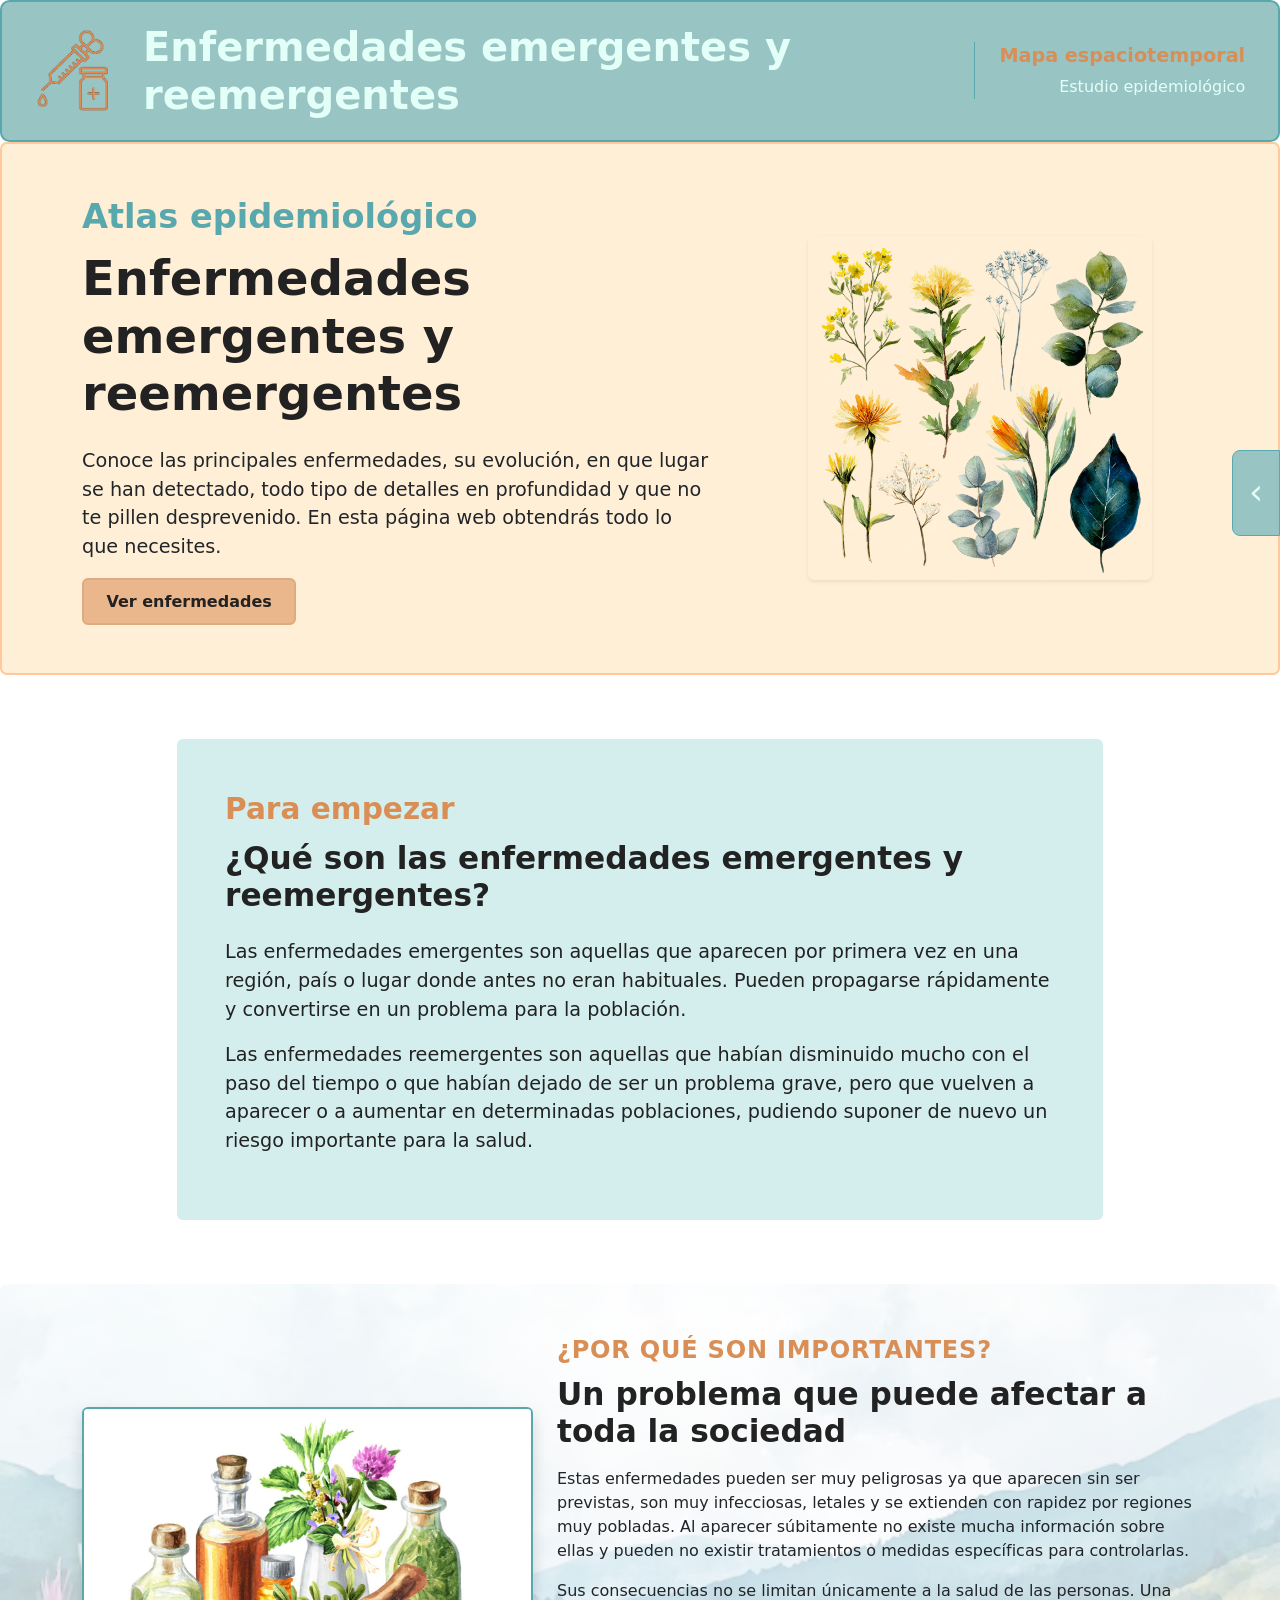
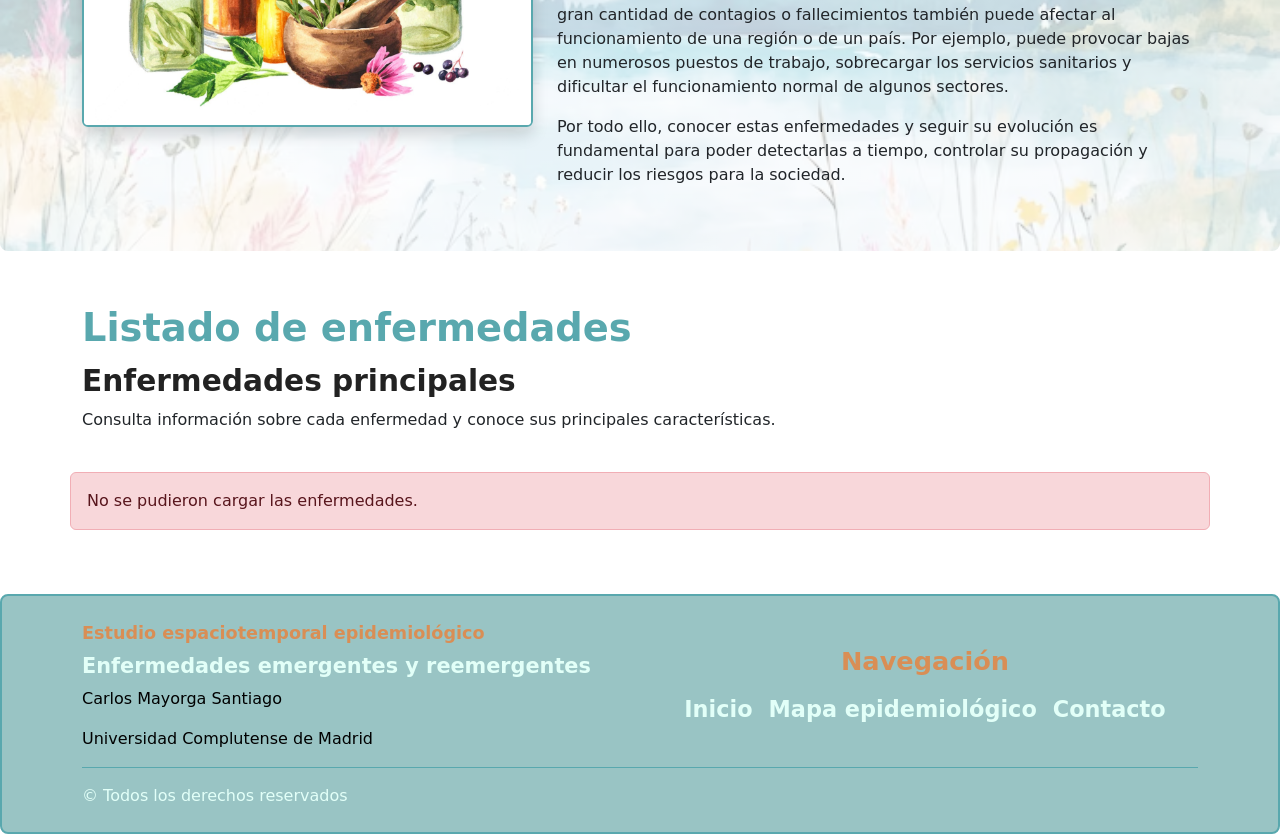
<file: frontend/index.html>
<!-- Carlos Mayorga Santiago -->
<!doctype html>
<html lang="es">
<head>
    <meta charset="utf-8">
    <meta name="viewport" content="width=device-width, initial-scale=1.0">
    <title>Enfermedades emergentes y reemergentes</title>
    <link href="https://cdn.jsdelivr.net/npm/bootstrap@5.3.3/dist/css/bootstrap.min.css" rel="stylesheet">
    <link class="estilo-pagina" rel="stylesheet" href="css/estilo.css" data-normal="css/estilo.css" data-grises="css/estilo_gris.css">
    <link class="estilo-menu" rel="stylesheet" href="css/menu.css" data-normal="css/menu.css" data-grises="css/menu_gris.css">
</head>
<body>
    <div id="header"></div>
    <div id="menu"></div>
    <main>
        <section class="portada">
            <div class="container py-5">
                <div class="row align-items-center g-5">
                    <div class="col-12 col-lg-7">
                        <p class = "index-titulo1">
                            Atlas epidemiológico
                        </p>
                        <h1 class = "index-titulo2">
                            Enfermedades emergentes y reemergentes
                        </h1>
                        <p>
                            Conoce las principales enfermedades, su evolución, en que lugar se han detectado, todo tipo de detalles en profundidad y que no te pillen desprevenido. En esta página web obtendrás todo lo que necesites.
                        </p>
                        <a href="#enfermedades" class="btn btn-accion" alt="Botón que te envia a la lista de enfermedades">
                            Ver enfermedades
                        </a>
                    </div>
                    <div class="col-12 col-lg-5 text-center">
                        <img src="img/flores.png" alt="Imagen de flores medicionales" class="img-fluid portada-imagen rounded shadow-sm">
                    </div>
                </div>
            </div>
        </section>
        <section class="py-5">
            <div class="container py-3">
                <div class="row justify-content-center">
                    <div class="col-12 col-lg-10">
                        <div class="card introduccion-card border-0">
                            <div class="card-body p-md-5">
                                <p class = "titulo1-empezar">
                                    Para empezar
                                </p>
                                <h2 class = "titulo2-empezar">
                                    ¿Qué son las enfermedades emergentes y reemergentes?
                                </h2>
                                <p>
                                    Las enfermedades emergentes son aquellas que aparecen por primera vez en una región, país o lugar donde antes no eran habituales. Pueden propagarse rápidamente y convertirse en un problema para la población.
                                </p>
                                <p>
                                    Las enfermedades reemergentes son aquellas que habían disminuido mucho con el paso del tiempo o que habían dejado de ser un problema grave, pero que vuelven a aparecer o a aumentar en determinadas poblaciones, pudiendo suponer de nuevo un riesgo importante para la salud.
                                </p>
                            </div>
                        </div>
                    </div>
                </div>
            </div>
        </section>
        <section class="seccion-importancia">
            <div class="container">
                <div class="row align-items-center">
                    <div class="col-12 col-lg-5 text-center">
                        <img src="img/medicina.jpeg" alt="Imagen de medicina" class="img-fluid rounded shadow imagen-medicina">
                    </div>
                    <div class="col-12 col-lg-7">
                        <p class="titulo-importantes text-uppercase fw-bold mb-2">
                            ¿Por qué son importantes?
                        </p>
                        <h2 class = "subtitulo-importates">
                            Un problema que puede afectar a toda la sociedad
                        </h2>
                        <p>
                            Estas enfermedades pueden ser muy peligrosas ya que aparecen sin ser previstas, son muy infecciosas, letales y se extienden con rapidez por regiones muy pobladas. Al aparecer súbitamente no existe mucha información sobre ellas y pueden no existir tratamientos o medidas específicas para controlarlas.
                        </p>
                        <p>
                            Sus consecuencias no se limitan únicamente a la salud de las personas. Una gran cantidad de contagios o fallecimientos también puede afectar al funcionamiento de una región o de un país. Por ejemplo, puede provocar bajas en numerosos puestos de trabajo, sobrecargar los servicios sanitarios y dificultar el funcionamiento normal de algunos sectores.
                        </p>
                        <p>
                            Por todo ello, conocer estas enfermedades y seguir su evolución es fundamental para poder detectarlas a tiempo, controlar su propagación y reducir los riesgos para la sociedad.
                        </p>
                    </div>
                </div>
            </div>
        </section>
        <section id="enfermedades" class="pt-5">
            <div class="container">
                <div class="row mb-4">
                    <div class="col-12">
                        <p class="titulo-listado">
                            Listado de enfermedades
                        </p>
                        <h2 class="subtitulo-listado">
                            Enfermedades principales
                        </h2>
                        <p>
                            Consulta información sobre cada enfermedad y conoce sus principales características.
                        </p>
                    </div>
                </div>
                <div id="contenedor-tarjetas" class="row g-4 justify-content-center"></div>
            </div>
        </section>
    </main>
    <div id="footer"></div>
    <script src="https://cdn.jsdelivr.net/npm/bootstrap@5.3.3/dist/js/bootstrap.bundle.min.js"></script>
    <script src="js/componentes.js"></script>
    <script src="js/index.js"></script>
    <script src="js/accesibilidad.js"></script>
    <script src="js/menu.js"></script>
</body>
</html>
</file>
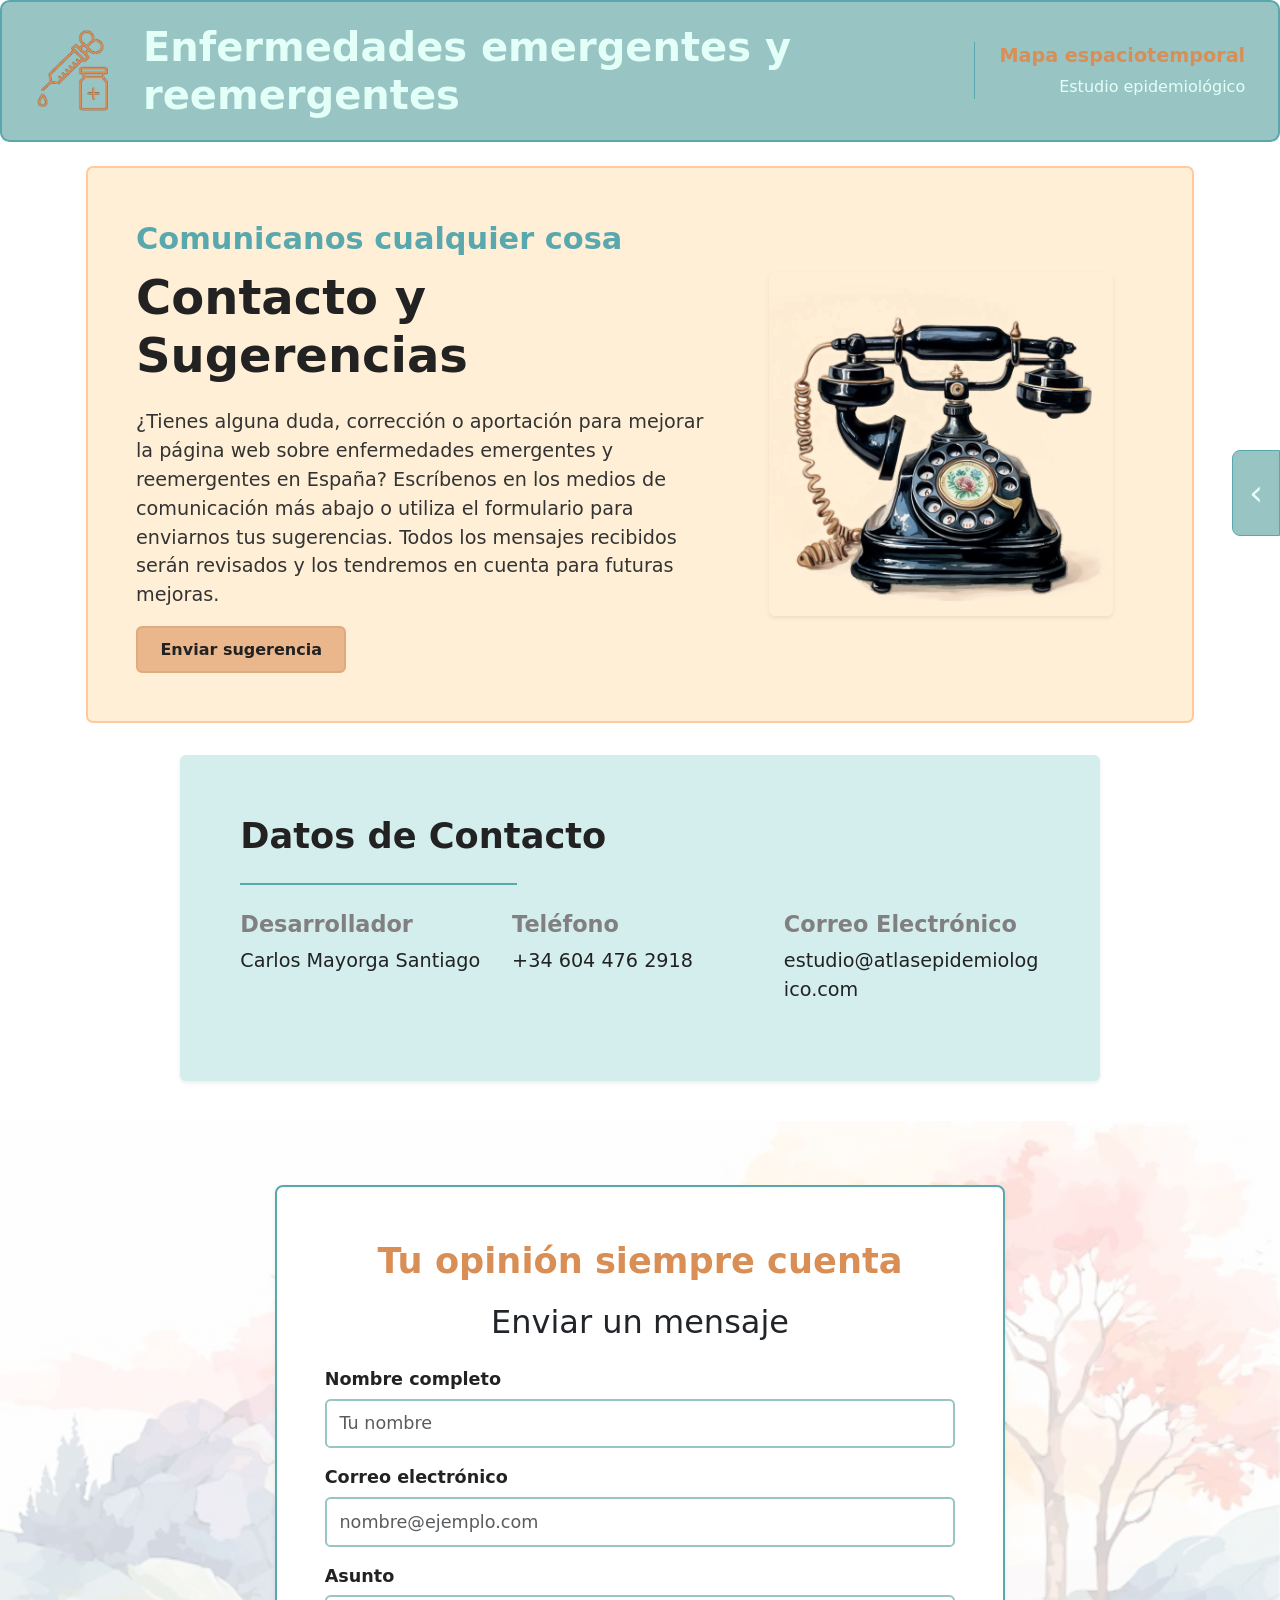
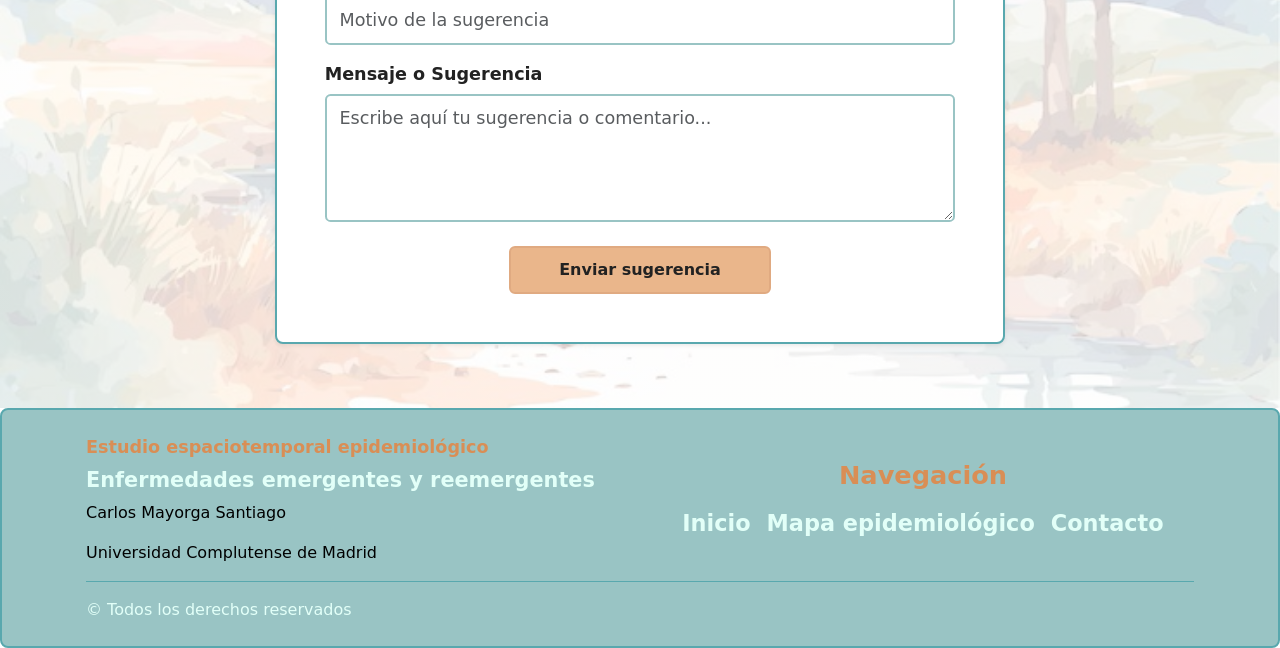
<file: frontend/contacto.html>
<!doctype html>
<html lang="es">
<head>
    <meta charset="utf-8">
    <meta name="viewport" content="width=device-width, initial-scale=1.0">
    <title>Contacto y Sugerencias - Atlas epidemiológico</title>
    <link href="https://cdn.jsdelivr.net/npm/bootstrap@5.3.3/dist/css/bootstrap.min.css" rel="stylesheet">
    <link class="estilo-pagina" rel="stylesheet" href="css/estilo.css" data-normal="css/estilo.css" data-grises="css/estilo_gris.css">
    <link class="estilo-contacto" rel="stylesheet" href="css/contacto.css" data-normal="css/contacto.css" data-grises="css/contacto_gris.css">
    <link class="estilo-menu" rel="stylesheet" href="css/menu.css" data-normal="css/menu.css" data-grises="css/menu_gris.css">
</head>
<body>
    <div id="header"></div>
    <div id="menu"></div>
    <main>
        <section class="py-4">
            <div class="container">
                <div class="portada p-md-5">
                    <div class="row align-items-center">
                        <div class="col-12 col-lg-7">
                            <p class="titulo-portada">
                                Comunicanos cualquier cosa
                            </p>
                            <h1 class="subtitulo-portada">
                                Contacto y Sugerencias
                            </h1>
                            <p>
                                ¿Tienes alguna duda, corrección o aportación para mejorar la página web sobre enfermedades emergentes y reemergentes en España? Escríbenos en los medios de comunicación más abajo o utiliza el formulario para enviarnos tus sugerencias. Todos los mensajes recibidos serán revisados y los tendremos en cuenta para futuras mejoras.
                            </p>
                            <a href="#formulario-sugerencias" class="btn btn-accion" alt="botón que te lleva al formulario">
                                Enviar sugerencia
                            </a>
                        </div>
                        <div class="col-12 col-lg-5 text-center">
                            <img src="img/telefono.png" alt="Imagen de un teléfono antiguo" class="img-fluid portada-imagen rounded shadow-sm">
                        </div>
                    </div>
                </div>
            </div>
        </section>

        <section>
            <div class="container py-2">
                <div class="row justify-content-center">
                    <div class="col-12 col-lg-10">
                        <div class="card introduccion-card shadow-sm border-0">
                            <div class="card-body p-md-5">
                                <h2 class="titulo-datos">
                                    Datos de Contacto
                                </h2>
                                <hr class="linea-contacto">
                                <div class="row g-3">
                                    <div class="col-12 col-md-4">
                                        <h3>
                                            Desarrollador
                                        </h3>
                                        <p>
                                            Carlos Mayorga Santiago
                                        </p>
                                    </div>
                                    <div class="col-12 col-md-4">
                                        <h3>
                                            Teléfono
                                        </h3>
                                        <p>
                                            +34 604 476 2918
                                        </p>
                                    </div>
                                    <div class="col-12 col-md-4">
                                        <h3>
                                            Correo Electrónico
                                        </h3>
                                        <p>
                                            estudio@atlasepidemiologico.com
                                        </p>
                                    </div>
                                </div>
                            </div>
                        </div>
                    </div>
                </div>
            </div>
        </section>

        <section id="formulario-sugerencias" class="contacto-formulario">
            <div class="container py-3">
                <div class="row justify-content-center">
                    <div class="col-12 col-lg-8">
                        <div class="p-md-5 card-contacto-form shadow-sm">
                            <p class="titulo-importantes text-center">
                                Tu opinión siempre cuenta
                            </p>
                            <h2 class="mb-4 text-center">
                                Enviar un mensaje
                            </h2>
                            <form id="formSugerencias">
                                <div class="mb-3">
                                    <label for="nombre" class="form-label label-custom">
                                        Nombre completo
                                    </label>
                                    <input type="text"
                                           class="form-control form-control-custom"
                                           id="nombre"
                                           placeholder="Tu nombre"
                                           required>
                                </div>
                                <div class="mb-3">
                                    <label for="email" class="form-label label-custom">
                                        Correo electrónico
                                    </label>
                                    <input type="email"
                                           class="form-control form-control-custom"
                                           id="email"
                                           placeholder="nombre@ejemplo.com"
                                           required>
                                </div>
                                <div class="mb-3">

                                    <label for="asunto" class="form-label label-custom">
                                        Asunto
                                    </label>
                                    <input type="text"
                                           class="form-control form-control-custom"
                                           id="asunto"
                                           placeholder="Motivo de la sugerencia"
                                           required>
                                </div>
                                <div class="mb-4">
                                    <label for="mensaje" class="form-label label-custom">
                                        Mensaje o Sugerencia
                                    </label>
                                    <textarea class="form-control form-control-custom"
                                              id="mensaje"
                                              rows="4"
                                              placeholder="Escribe aquí tu sugerencia o comentario..."
                                              required></textarea>
                                </div>
                                <div class="text-center">
                                    <button type="submit"
                                            id="btnEnviar"
                                            class="btn btn-accion px-5">
                                        Enviar sugerencia
                                    </button>
                                </div>
                            </form>
                            <div id="mensajeExito"
                                 class="alerta-custom mt-4 d-none text-center"
                                 role="alert">
                                ¡Tu sugerencia ha sido enviada con éxito!
                            </div>
                            <div id="mensajeError"
                                 class="alerta-custom-error mt-4 d-none text-center"
                                 role="alert">
                                Ocurrió un error al enviar tu sugerencia. Por favor, inténtalo de nuevo.
                            </div>
                        </div>
                    </div>
                </div>
            </div>
        </section>
    </main>
    <div id="footer"></div>

    <script src="https://cdn.jsdelivr.net/npm/bootstrap@5.3.3/dist/js/bootstrap.bundle.min.js"></script>
    <script src="js/componentes.js"></script>
    <script src="js/accesibilidad.js"></script>
    <script src="js/menu.js"></script>
    <script src="js/contacto.js"></script>
</body>
</html>
</file>
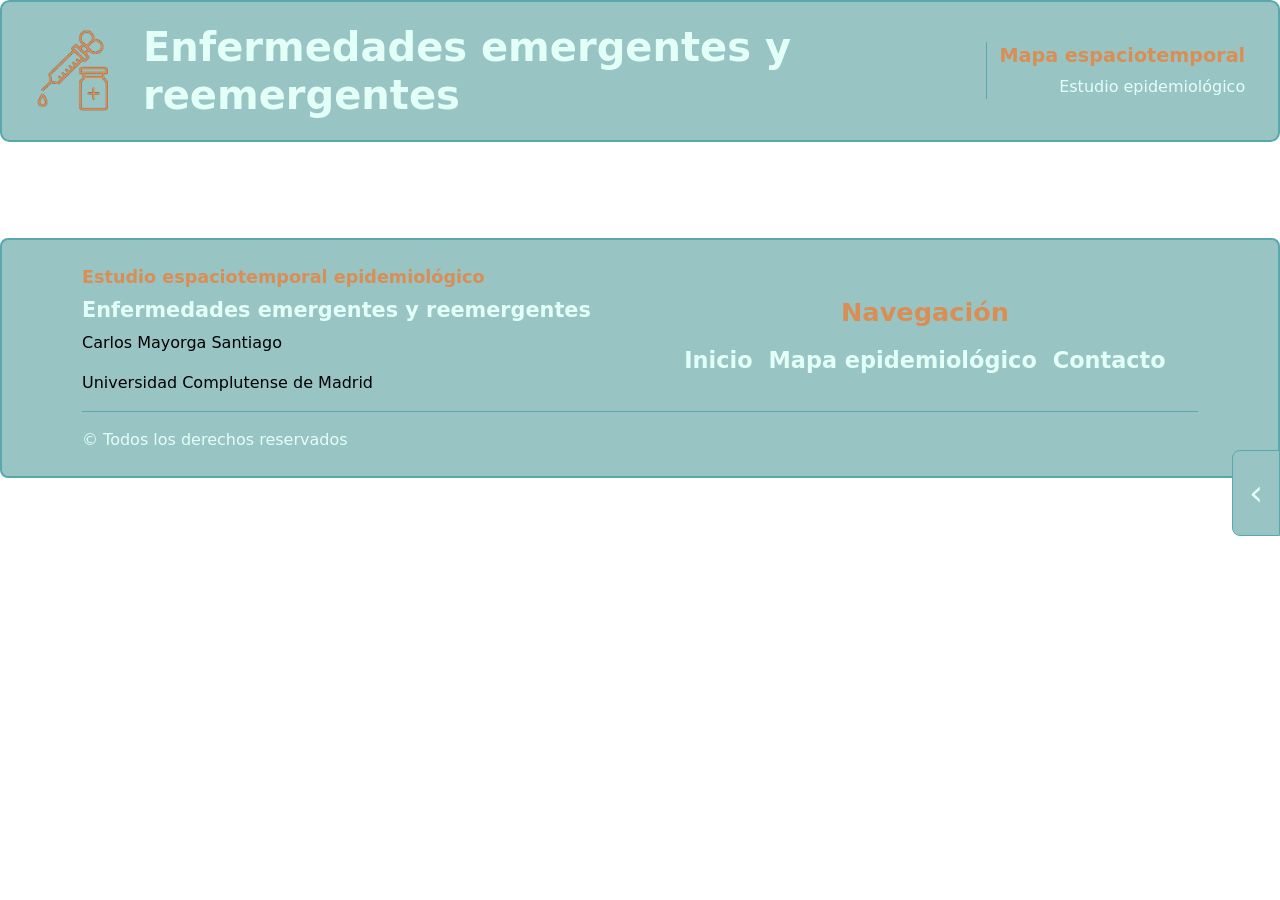
<file: frontend/enfermedad.html>
<!DOCTYPE html>
<html lang="es">

<head>
    <meta charset="UTF-8">
    <meta name="viewport" content="width=device-width, initial-scale=1">
    <title>Enfermedad</title>
    <link class="estilo-pagina" rel="stylesheet" href="css/estilo.css" data-normal="css/estilo.css" data-grises="css/estilo_gris.css">
    <link class="estilo-menu" rel="stylesheet" href="css/menu.css" data-normal="css/menu.css" data-grises="css/menu_gris.css">
    <link href="https://cdn.jsdelivr.net/npm/bootstrap@5.3.8/dist/css/bootstrap.min.css"
          rel="stylesheet">
</head>
<body>
    <div id="header"></div>
    <div id="menu"></div>
    <main class="container py-5">
        <div id="contenido-enfermedad">
        </div>
    </main>
    <div id="footer"></div>
    <script src="https://cdn.jsdelivr.net/npm/bootstrap@5.3.8/dist/js/bootstrap.bundle.min.js"></script>
    <script src="js/componentes.js"></script>
    <script src="js/enfermedad.js"></script>
    <script src="js/accesibilidad.js"></script>
    <script src="js/menu.js"></script>
</body>
</html>
</file>
<file: frontend/css/estilo.css>
html, body {
    margin: 0;
    padding: 0;
}
/*HEADER*/
.header-general {
    background-color: #99c4c4;
    border: 2px solid #59a8ae;
    border-radius: 0.6rem;
    padding: 1.3rem;
}
.header-general h1 {
    color: #e2fff8;
    margin-bottom: 0;
    font-weight: 750;
}
.header-logo {
    max-height: 10vh;
    width: auto;
    object-fit: contain;
    margin-left: -0.3rem;
}
.header-derecha {
    text-align: right;
    padding-left: 1.5rem;
    border-left: 1.5px solid #59a8ae;
}
.header-texto1 {
    color: #d98e55;
    font-size: 1.2rem;
    font-weight: bold;
}
.header-texto2 {
    color: #e2fff8;
    font-size: 1rem;
}
/*ACCESIBILIDAD AUMENTAR TAMAÑO*/
html {
    font-size: 16px;
    transition: font-size 0.2s;
}
html.ui-grande {
    font-size: 18px;
}
html.ui-muy-grande {
    font-size: 20px;
}
.text-uppercase {
    letter-spacing: 0.05rem;
}
/*INDEX*/
.portada {
    background-color: #ffefd6;
    border: 2px solid #ffc99c;
    border-radius: 7px;
    font-size: 1.2rem;
}
.portada .index-titulo1 {
    color: #59a8ae;
    font-size: 2.1rem;
    font-weight: bold;
    margin-bottom: 0.5rem;
}
.portada .index-titulo2 {
    color: #222;
    font-size: 3rem;
    font-weight: bold;
    margin-bottom: 1.5rem;
}
.portada-imagen {
    margin: 0 auto;
    max-height: 21.5rem;
}
.btn.btn-accion {
    background-color: #eab68b;
    color: #222;
    font-weight: bold;
    border: 2px solid #e0aa81;
    padding: 0.6rem 1.4rem;
}
.btn.btn-accion:hover {
    background-color: #e0aa81;
    color: #000;
}
.introduccion-card .titulo1-empezar {
    color: #d98e55;
    font-size: 1.85rem;
    font-weight: bold;
    margin-bottom: 0.5rem;
}
.introduccion-card .titulo2-empezar {
    color: #222;
    font-size: 1.95rem;
    font-weight: bold;
    margin-bottom: 1.5rem;
}
.seccion-importancia .titulo-importantes {
    color: #d98e55;
    font-size: 1.5rem;
    font-weight: bold;
}
.seccion-importancia .subtitulo-importates {
    color: #222;
    font-size: 1.95rem;
    font-weight: bold;
    margin-bottom: 1rem;
}
#enfermedades .titulo-listado {
    color: #59a8ae;
    font-size: 2.4rem;
    font-weight: bold;
    margin-bottom: 0.5rem;
}
#enfermedades .subtitulo-listado {
    color: #222;
    font-size: 1.85rem;
    font-weight: bold;
}
.introduccion-card {
    background-color: #d4eeee;
    border-left: 5px solid #59a8ae;
}
.introduccion-card p {
    font-size: 1.2rem;
    color: #222;
}
.seccion-importancia {
    padding-top: 3rem;
    padding-bottom: 3rem;
    background: linear-gradient( rgba(255, 255, 255, 0.75), rgba(255, 255, 255, 0.75)), url('../img/flores_lago.avif') center/cover no-repeat;
    border-radius: 0.5rem;
    overflow: hidden;
}
.imagen-medicina {
    margin: 0 auto;
    max-width: 100%;
    max-height: 21.5rem;
    object-fit: contain;
    border: 2px solid #59a8ae;
}
.imagen-enfermedad {
    height: 22rem;
    object-fit: cover;
}
.enfermedad {
    max-width: 24rem;
}
#enfermedades {
    padding-bottom: 3rem;
}
/*FOOTER*/
.footer {
    background-color: #99c4c4;
    border: 2px solid #59a8ae;
    border-radius: 0.5rem;
}
.footer-titulo1 {
    color: #d98e55;
    font-size: 1.1rem;
    font-weight: bold;
}
.footer-titulo2 {
    color: #e2fff8;
    font-size: 1.3rem;
    font-weight: bold;
}
.footer-encargados {
    color: #000;
    font-size: 1rem;
}
.footer-derecha {
    display: flex;
    flex-direction: column;
    align-items: center;
    justify-content: center;
    margin-top: -0.9rem;
}
.footer-nav {
    color: #d98e55;
    font-size: 1.6rem;
    font-weight: bold;
    margin-bottom: 1rem;
    text-align: center;
}
.footer-navegacion a {
    color: #e2fff8;
    text-decoration: none;
    font-size: 1.4rem;
    font-weight: bold;
    white-space: nowrap;
}
.footer-linea {
    border-top: 1.5px solid #59a8ae;
    opacity: 1;
    margin-top: 0;
}
.footer-credits {
    color: #e2fff8;
    font-size: 1rem;
    margin-bottom: 0;
}
</file>
<file: frontend/css/menu.css>
html, body {
    max-width: 100%;
    overflow-x: hidden;
}
.pestanya-menu {
    position: fixed;
    top: 50%;
    right: 0;
    width: 3rem;
    height: 5.4rem;
    background-color: #99c4c4;
    color: #e2fff8;
    border: 1px solid #59a8ae;
    border-radius: 0.5rem 0 0 0.5rem;
    z-index: 1100; /*El objeto se pone por encima de todo*/
    font-size: 2.2rem;
    align-items: center;
    justify-content: center;
    overflow-y: auto;
}
.menu-lateral {
    position: fixed;
    top: 0;
    right: 0;
    width: 45%;
    max-width: 23rem;
    height: 100vh;
    background-color: #fff;
    border-left: 1px solid #59a8ae;
    z-index: 1050;
    overflow-y: auto; /*Permite deslizar el menú hacia abajo*/
    transform: translateX(100%); /*Mueve el menú a la izquierda para mostrarlo*/
    transition: transform 0.4s ease; /*Transicción para que sea fluido*/
    box-sizing: border-box;
}
.menu-contenido {
    padding-bottom: 2.5rem;
    box-sizing: border-box;
}
.menu-lateral.abierto {
    transform: translateX(0); /*Desplaza el menú a la derecha hasta que se oculta*/
}
.menu-inicio {
    background-color: #99c4c4;
    border-bottom: 1px solid #59a8ae;
    padding: 1rem;
}
.menu-titulo1 {
    color: #d98e55;
    font-size: 1.25rem;
    font-weight: bold;
    margin-bottom: 0.1rem;
}

.menu-titulo2 {
    color: #e2fff8;
    font-size: 2rem;
    font-weight: bold;
}
.menu-seccion {
    color: #d98e55;
    font-size: 1.4rem;
    font-weight: bold;
}
.menu-contenido .nav-link {
    width: 100%;
    color: #222;
    background-color: #fcebd9;
    border-left: 3px solid #eab68b;
    border-radius: 0.5rem;
    padding: 0.9rem;
    font-size: 1.1rem;
    font-weight: bold;
    box-sizing: border-box;
}
.menu-contenido .nav-link:hover {
    background-color: #ffebca;
    border-left-color: #59a8ae;
    color: #222;
}
.menu-contenido .nav-link.active {
    background-color: rgba(89, 168, 174, 0.25);
    color: #2b686c;
    border-left-color: #59a8ae;
}
.menu-linea {
    border-top: 1px solid #99c4c4;
    opacity: 1;
}
.menu-accesibilidad .form-label {
    color: #222;
    font-weight: bold;
    font-size: 1.1rem;
}
.menu-contenido .form-select {
    color: #222;
    background-color: #fff;
    border: 2px solid #99c4c4;
    padding: 0.6rem;
    font-size: 1.2rem;
}
</file>
<file: frontend/css/contacto.css>
html, body {
    margin: 0;
    padding: 0;
}
.portada {
    background-color: #ffefd6;
    border: 2px solid #ffc99c;
    border-radius: 7px;
    padding: 0.75rem;
}
.portada .titulo-portada {
    color: #59a8ae;
    font-size: 1.9rem;
    font-weight: bold;
    margin-bottom: 0.5rem;
}
.subtitulo-portada {
    color: #222;
    font-size: 3rem;
    font-weight: bold;
    margin-bottom: 1.5rem;
}
.portada p {
    color: #333;
}
.portada-imagen {
    margin: 0 auto;
    max-height: 21.5rem;
    object-fit: contain;
}
.introduccion-card {
    background-color: #d4eeee;
    border-left: 5px solid #59a8ae;
    margin-bottom: 2rem;
    padding: 0.75rem;
}
.titulo-datos {
    color: #222;
    font-size: 2.2rem;
    font-weight: bold;
    margin-bottom: 0.5rem;
}
.linea-contacto {
    border: 0;
    border-top: 2px solid #59a8ae;
    opacity: 1;
    width: 17.3rem;
    margin-top: 1.6rem;
    margin-bottom: 1.6rem;
    margin-right: auto;
}
.card-body h3 {
    color: #817f7f;
    font-size: 1.4rem;
    font-weight: bold;
    margin-bottom: 0.6rem;
}
.card-body p {
    color: #222;
    font-size: 1.2rem;
}
#formulario-sugerencias {
    padding-top: 3rem;
    padding-bottom: 3rem;
    display: block;
    background: linear-gradient(rgba(255, 255, 255, 0.8), rgba(255, 255, 255, 0.8)), url('../img/paisaje_contacto.jpg') center/cover no-repeat;
}
.card-contacto-form {
    background-color: #ffffff;
    border: 2px solid #59a8ae;
    border-radius: 0.5rem;
    padding: 0.75rem;
}
.titulo-importantes {
    color: #d98e55;
    font-size: 2.2rem;
    font-weight: bold;
}
.form-control-custom {
    border: 2px solid #99c4c4;
    border-radius: 0.35rem;
    padding: 0.6rem 0.8rem;
    font-size: 1.1rem;
}
.label-custom {
    color: #222222;
    font-weight: bold;
    margin-bottom: 0.4rem;
    font-size: 1.1rem;
}
.alerta-custom {
    background-color: #d4eeee;
    border: 1px solid #59a8ae;
    color: #222222;
    border-radius: 0.35rem;
    padding: 1rem;
}
.alerta-custom-error {
    background-color: #f8d7da;
    border: 1px solid #f5c6cb;
    color: #721c24;
    border-radius: 0.35rem;
    padding: 1rem;
}
.container {
    padding-left: 1rem;
    padding-right: 1rem;
}
</file>
